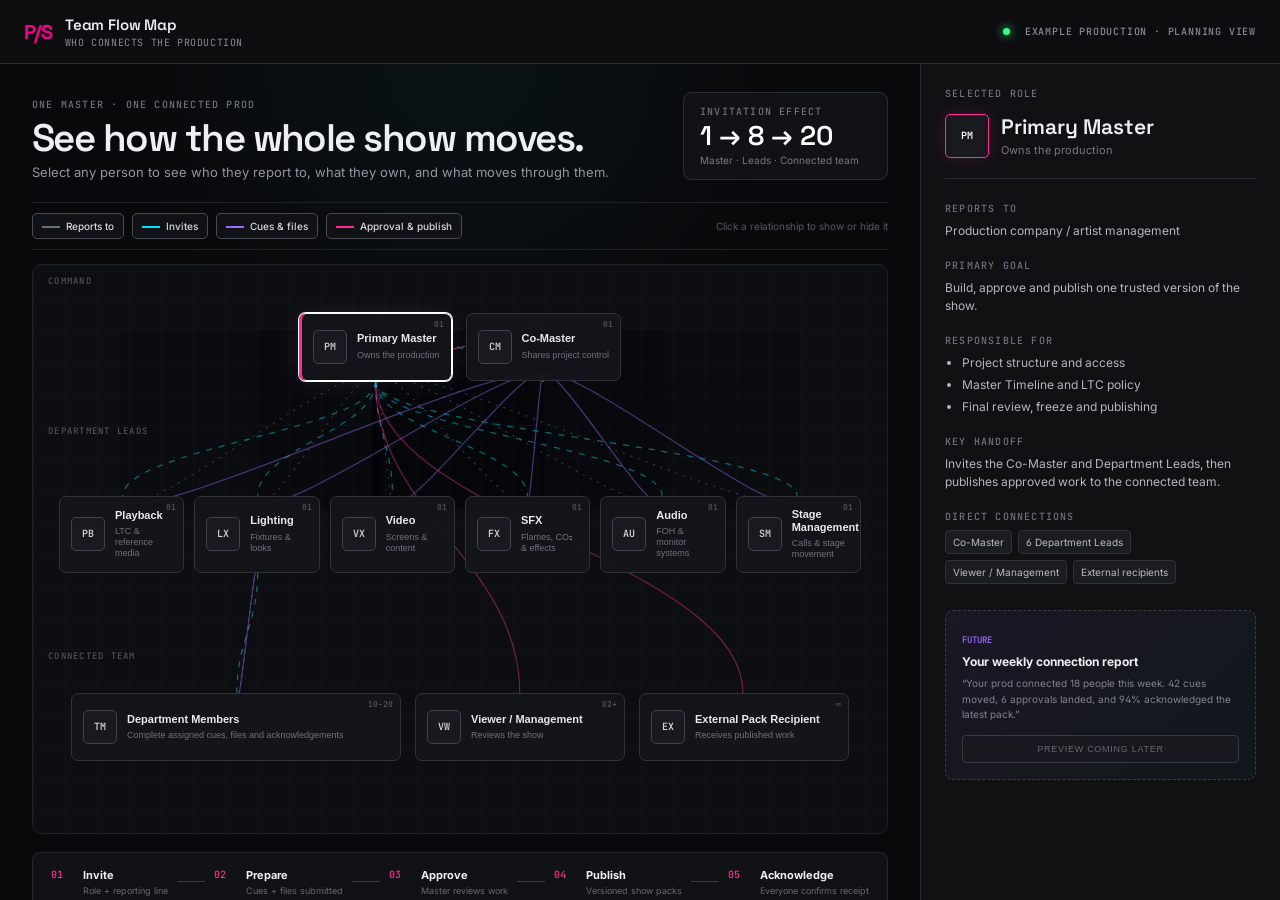
<file: index.html>
<!doctype html>
<html lang="en">
<head>
  <meta charset="utf-8" />
  <meta name="viewport" content="width=device-width, initial-scale=1" />
  <meta name="theme-color" content="#09090b" />
  <title>ProdScript · Team Flow Map</title>
  <link rel="preconnect" href="https://fonts.googleapis.com">
  <link rel="preconnect" href="https://fonts.gstatic.com" crossorigin>
  <link href="https://fonts.googleapis.com/css2?family=Inter:wght@400;500;600&family=Space+Grotesk:wght@500;600;700&family=JetBrains+Mono:wght@400;500&display=swap" rel="stylesheet">
  <link rel="stylesheet" href="/styles.css" />
</head>
<body class="team-map-page">
  <header class="flow-topbar">
    <div class="brand">
      <span class="brand-mark">P/S</span>
      <div class="brand-txt">
        <div class="brand-title">Team Flow Map</div>
        <div class="brand-sub">Who connects the production</div>
      </div>
    </div>
    <div class="flow-status"><span></span> Example production · planning view</div>
  </header>

  <main class="flow-shell">
    <section class="flow-workspace" aria-label="Interactive production team map">
      <div class="flow-intro">
        <div>
          <div class="eyebrow">ONE MASTER · ONE CONNECTED PROD</div>
          <h1>See how the whole show moves.</h1>
          <p>Select any person to see who they report to, what they own, and what moves through them.</p>
        </div>
        <div class="k-factor">
          <span class="k-label">INVITATION EFFECT</span>
          <strong>1 → 8 → 20</strong>
          <span>Master · Leads · Connected team</span>
        </div>
      </div>

      <div class="flow-legend" aria-label="Connection legend">
        <button class="legend-toggle active" data-flow="report"><i class="line report"></i>Reports to</button>
        <button class="legend-toggle active" data-flow="invite"><i class="line invite"></i>Invites</button>
        <button class="legend-toggle active" data-flow="work"><i class="line work"></i>Cues & files</button>
        <button class="legend-toggle active" data-flow="approval"><i class="line approval"></i>Approval & publish</button>
        <span class="legend-help">Click a relationship to show or hide it</span>
      </div>

      <div id="flow-canvas" class="flow-canvas">
        <svg id="flow-lines" aria-hidden="true"></svg>
        <div class="flow-tier tier-command">
          <div class="tier-label">COMMAND</div>
          <button class="person-card primary selected" data-role="primary-master">
            <span class="person-icon">PM</span><span><strong>Primary Master</strong><small>Owns the production</small></span><b>01</b>
          </button>
          <button class="person-card" data-role="co-master">
            <span class="person-icon">CM</span><span><strong>Co-Master</strong><small>Shares project control</small></span><b>01</b>
          </button>
        </div>

        <div class="flow-tier tier-leads">
          <div class="tier-label">DEPARTMENT LEADS</div>
          <div class="lead-grid">
            <button class="person-card" data-role="playback"><span class="person-icon">PB</span><span><strong>Playback</strong><small>LTC & reference media</small></span><b>01</b></button>
            <button class="person-card" data-role="lighting"><span class="person-icon">LX</span><span><strong>Lighting</strong><small>Fixtures & looks</small></span><b>01</b></button>
            <button class="person-card" data-role="video"><span class="person-icon">VX</span><span><strong>Video</strong><small>Screens & content</small></span><b>01</b></button>
            <button class="person-card" data-role="sfx"><span class="person-icon">FX</span><span><strong>SFX</strong><small>Flames, CO₂ & effects</small></span><b>01</b></button>
            <button class="person-card" data-role="audio"><span class="person-icon">AU</span><span><strong>Audio</strong><small>FOH & monitor systems</small></span><b>01</b></button>
            <button class="person-card" data-role="stage"><span class="person-icon">SM</span><span><strong>Stage Management</strong><small>Calls & stage movement</small></span><b>01</b></button>
          </div>
        </div>

        <div class="flow-tier tier-team">
          <div class="tier-label">CONNECTED TEAM</div>
          <button class="person-card wide" data-role="members"><span class="person-icon">TM</span><span><strong>Department Members</strong><small>Complete assigned cues, files and acknowledgements</small></span><b>10–20</b></button>
          <button class="person-card" data-role="viewer"><span class="person-icon">VW</span><span><strong>Viewer / Management</strong><small>Reviews the show</small></span><b>02+</b></button>
          <button class="person-card" data-role="recipient"><span class="person-icon">EX</span><span><strong>External Pack Recipient</strong><small>Receives published work</small></span><b>∞</b></button>
        </div>
      </div>

      <div class="flow-sequence" aria-label="Production handoff sequence">
        <div><span>01</span><strong>Invite</strong><small>Role + reporting line</small></div><i></i>
        <div><span>02</span><strong>Prepare</strong><small>Cues + files submitted</small></div><i></i>
        <div><span>03</span><strong>Approve</strong><small>Master reviews work</small></div><i></i>
        <div><span>04</span><strong>Publish</strong><small>Versioned show packs</small></div><i></i>
        <div><span>05</span><strong>Acknowledge</strong><small>Everyone confirms receipt</small></div>
      </div>
    </section>

    <aside class="role-panel" aria-live="polite">
      <div class="panel-kicker">SELECTED ROLE</div>
      <div class="role-head"><span id="detail-icon">PM</span><div><h2 id="detail-title">Primary Master</h2><p id="detail-subtitle">Owns the production</p></div></div>
      <div class="detail-block"><label>REPORTS TO</label><p id="detail-reports">Production company / artist management</p></div>
      <div class="detail-block"><label>PRIMARY GOAL</label><p id="detail-goal">Build, approve and publish one trusted version of the show.</p></div>
      <div class="detail-block"><label>RESPONSIBLE FOR</label><ul id="detail-owns"></ul></div>
      <div class="detail-block"><label>KEY HANDOFF</label><p id="detail-handoff"></p></div>
      <div class="detail-block connections"><label>DIRECT CONNECTIONS</label><div id="detail-connections"></div></div>
      <div class="future-card">
        <span>FUTURE</span>
        <strong>Your weekly connection report</strong>
        <p>“Your prod connected 18 people this week. 42 cues moved, 6 approvals landed, and 94% acknowledged the latest pack.”</p>
        <button disabled>Preview coming later</button>
      </div>
    </aside>
  </main>

  <script src="/team-flow.js"></script>
</body>
</html>
</file>
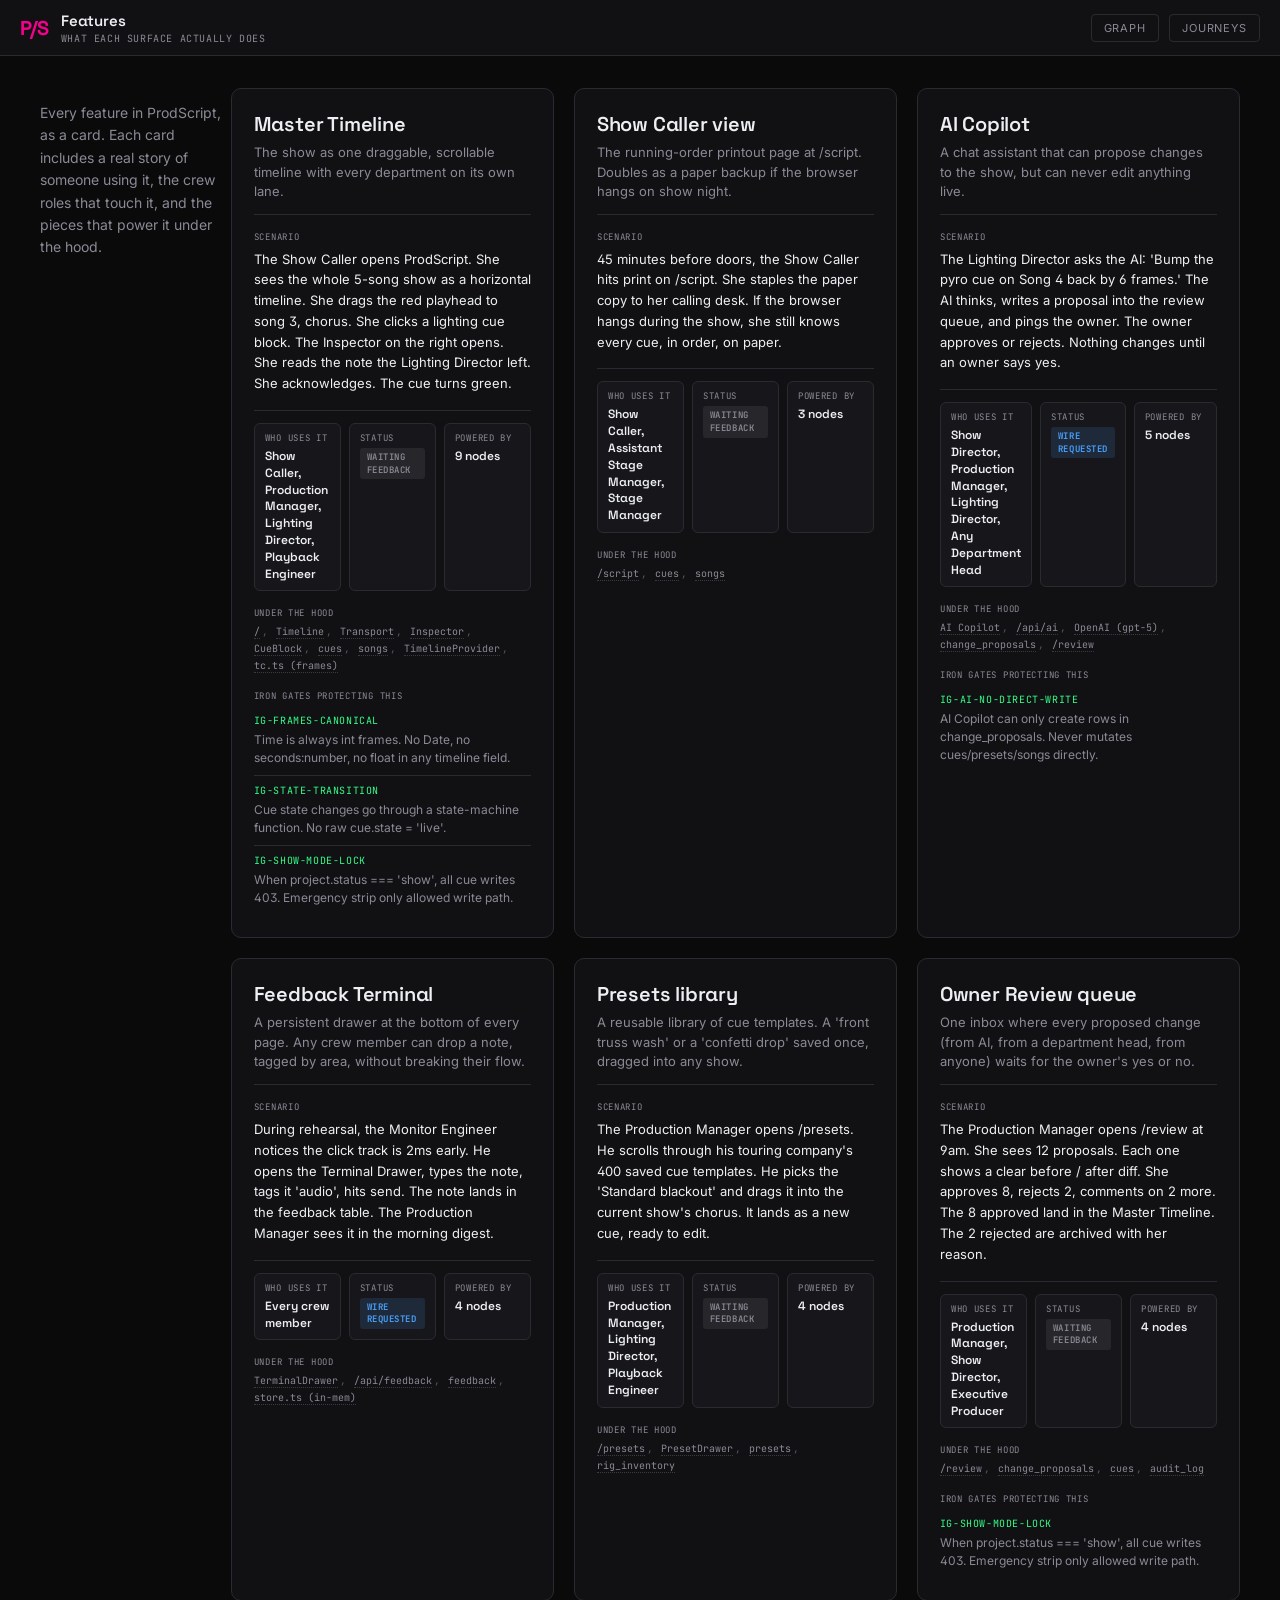
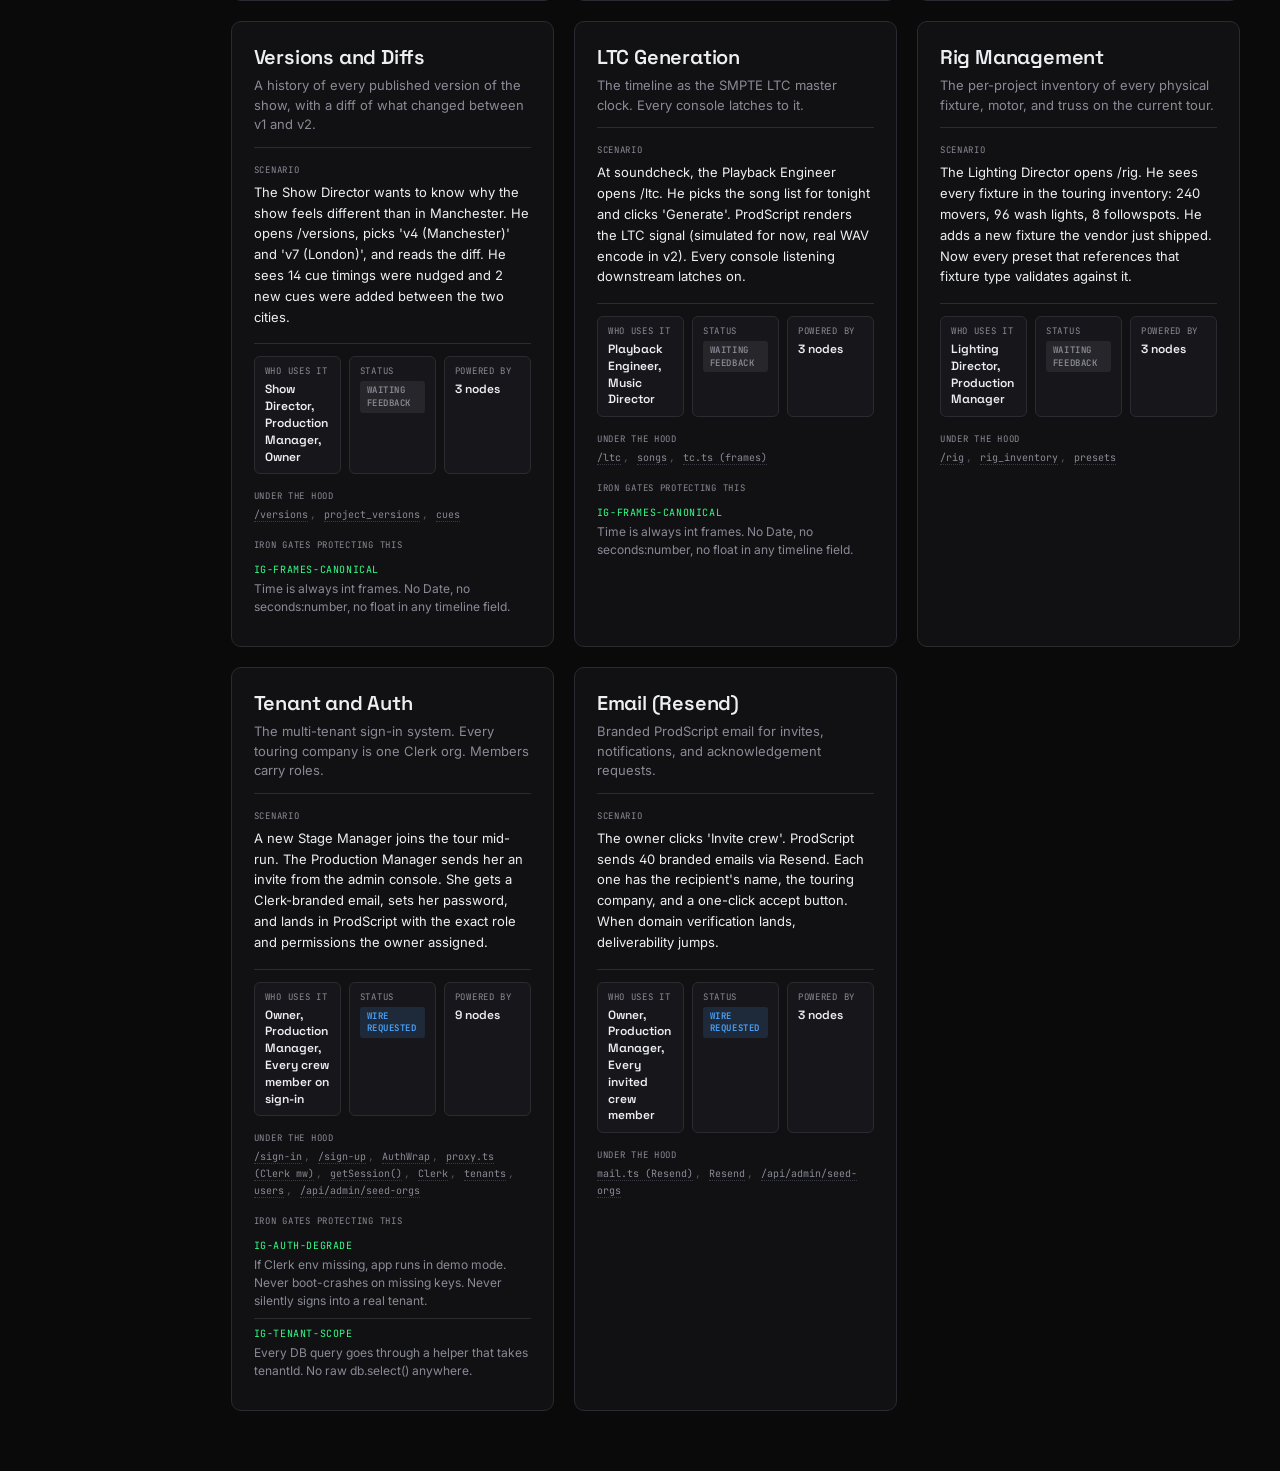
<file: features/index.html>
<!doctype html>
<html lang="en">
<head>
  <meta charset="utf-8" />
  <meta name="viewport" content="width=device-width, initial-scale=1" />
  <title>ProdScript · Features</title>
  <link rel="preconnect" href="https://fonts.googleapis.com">
  <link rel="preconnect" href="https://fonts.gstatic.com" crossorigin>
  <link href="https://fonts.googleapis.com/css2?family=Inter:wght@400;500;600&family=Space+Grotesk:wght@500;600;700&family=JetBrains+Mono:wght@400;500&display=swap" rel="stylesheet">
  <link rel="stylesheet" href="/styles.css" />
</head>
<body class="scrollable">
  <header id="topbar">
    <a class="brand" href="/" style="text-decoration:none;color:inherit;">
      <span class="brand-mark">P/S</span>
      <div class="brand-txt">
        <div class="brand-title">Features</div>
        <div class="brand-sub">what each surface actually does</div>
      </div>
    </a>
    <div class="filters"></div>
    <div class="rightbar">
      <a class="btn-link" href="/graph/">GRAPH</a>
      <a class="btn-link" href="/journeys/">JOURNEYS</a>
    </div>
  </header>

  <main class="features-main">
    <div class="features-intro">
      <p>Every feature in ProdScript, as a card. Each card includes a real story of someone using it, the crew roles that touch it, and the pieces that power it under the hood.</p>
    </div>
    <div class="features-grid" id="features-grid"></div>
  </main>

  <script>
    (async () => {
      const [featRes, mapRes] = await Promise.all([
        fetch("/features.json", { cache: "no-store" }),
        fetch("/system-map.json", { cache: "no-store" }),
      ]);
      if (!featRes.ok) throw new Error("features " + featRes.status);
      if (!mapRes.ok) throw new Error("map " + mapRes.status);
      const feat = await featRes.json();
      const map = await mapRes.json();

      const labelById = {};
      for (const n of map.nodes) labelById[n.id] = n.label;

      const igById = {};
      for (const g of map.ironGates) igById[g.id] = g.rule;

      const soMeta = map.legend.signoff;

      const grid = document.getElementById("features-grid");

      for (const f of feat.features) {
        const card = document.createElement("article");
        card.className = "feature-card";
        card.setAttribute("data-testid", "feature-card");

        const nodeLinks = (f.nodes || [])
          .map((nid) => {
            const label = labelById[nid] || nid;
            return `<a class="feature-node" href="/graph/?node=${encodeURIComponent(nid)}" title="${nid}">${label}</a>`;
          })
          .join("<span class='sep'>,</span> ");

        const gates = (f.ironGates || [])
          .map((gid) => {
            const rule = igById[gid] || "(rule text missing)";
            return `<li><div class="ig-id">${gid}</div><div class="ig-rule">${rule}</div></li>`;
          })
          .join("");

        const so = soMeta[f.status] || { label: f.status, color: "#8a8a96" };
        const roles = (f.whoUses || []).join(", ");

        card.innerHTML = `
          <header class="feature-head">
            <h2 class="feature-name">${f.name}</h2>
            <div class="feature-oneline">${f.oneLine}</div>
          </header>

          <section class="feature-scenario">
            <div class="feature-label">Scenario</div>
            <p>${f.scenario}</p>
          </section>

          <div class="feature-stats">
            <div class="stat">
              <div class="feature-label">Who uses it</div>
              <div class="stat-value">${roles}</div>
            </div>
            <div class="stat">
              <div class="feature-label">Status</div>
              <div class="stat-value">
                <span class="signoff-pill" style="background:${so.color}22;color:${so.color};">${so.label}</span>
              </div>
            </div>
            <div class="stat">
              <div class="feature-label">Powered by</div>
              <div class="stat-value">${(f.nodes || []).length} nodes</div>
            </div>
          </div>

          <section class="feature-nodes">
            <div class="feature-label">Under the hood</div>
            <div class="feature-nodes-list">${nodeLinks || "(none)"}</div>
          </section>

          ${gates ? `
          <section class="feature-gates">
            <div class="feature-label">Iron Gates protecting this</div>
            <ul class="ig-list">${gates}</ul>
          </section>
          ` : ""}
        `;

        grid.appendChild(card);
      }
    })().catch((e) => {
      console.error(e);
      const c = document.getElementById("features-grid");
      c.innerHTML = `<div style="color:var(--danger);padding:24px;">Failed to load features: ${e.message}</div>`;
    });
  </script>
</body>
</html>
</file>
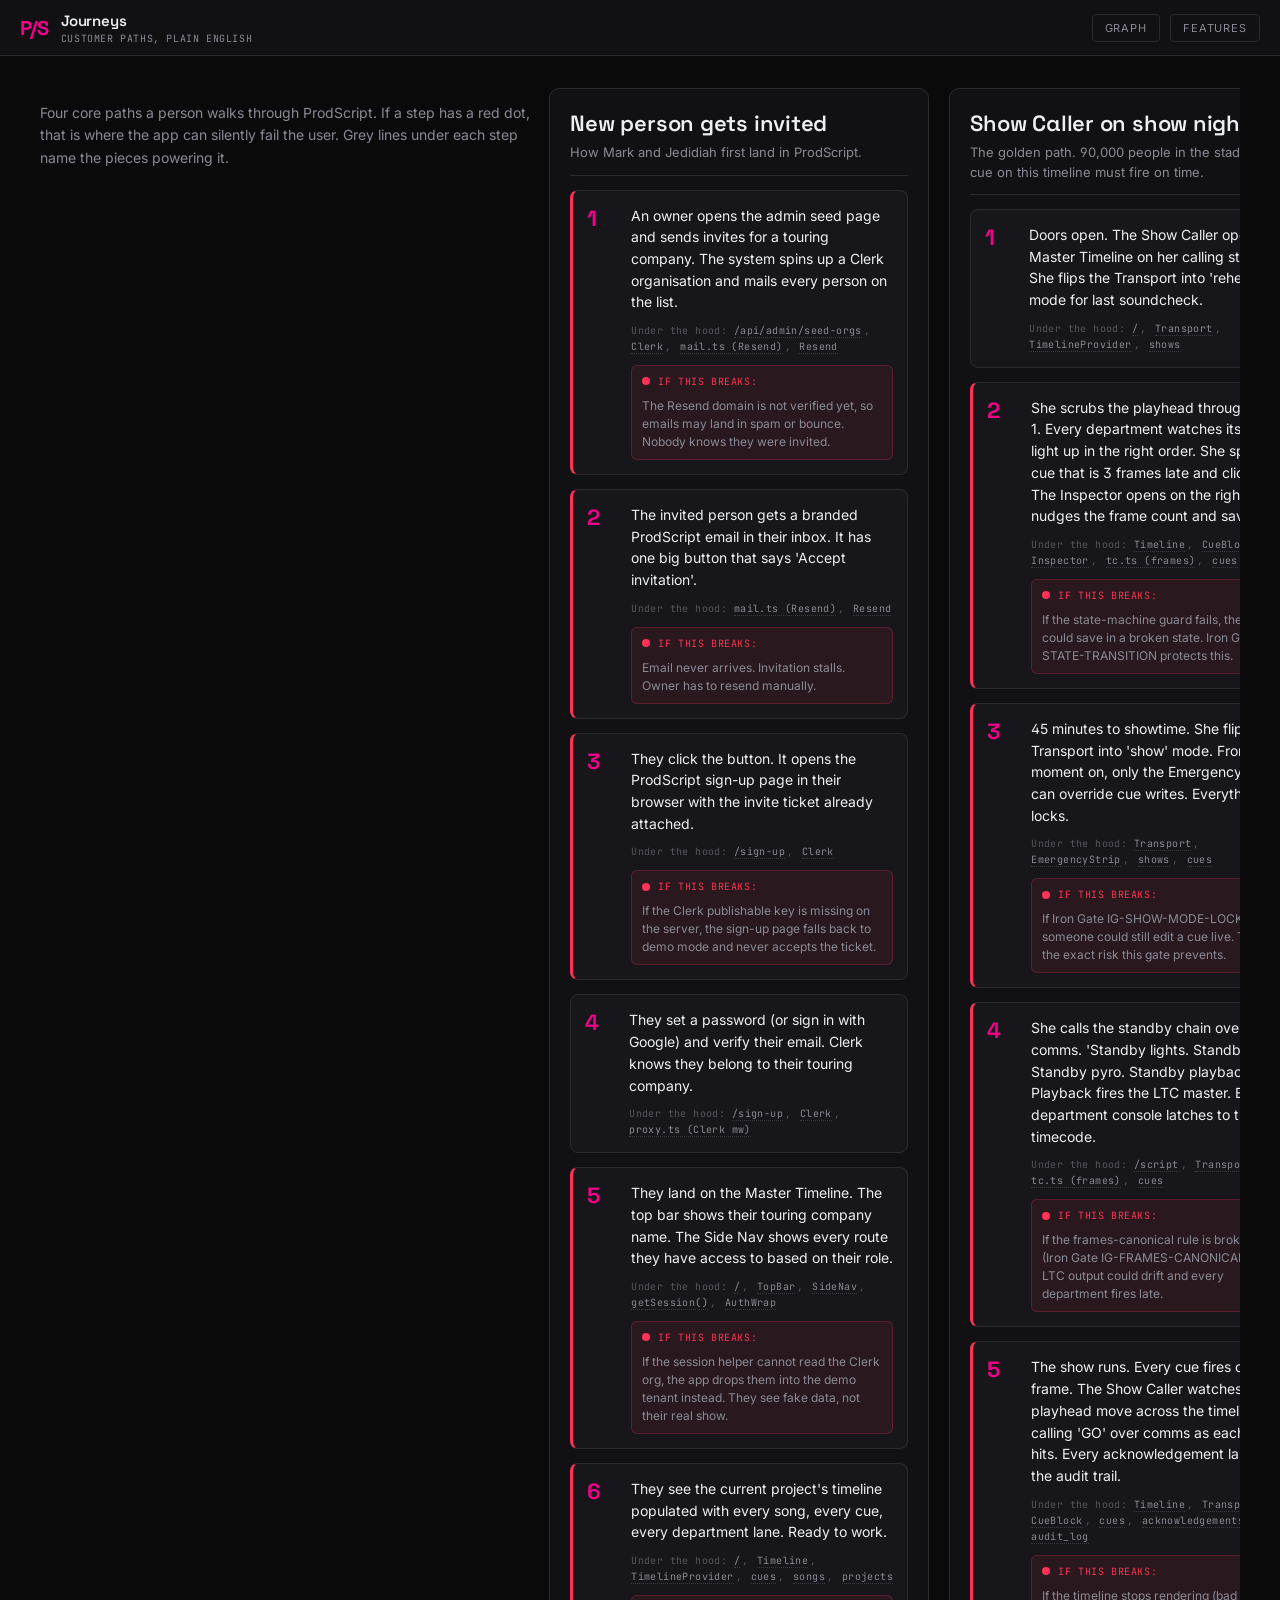
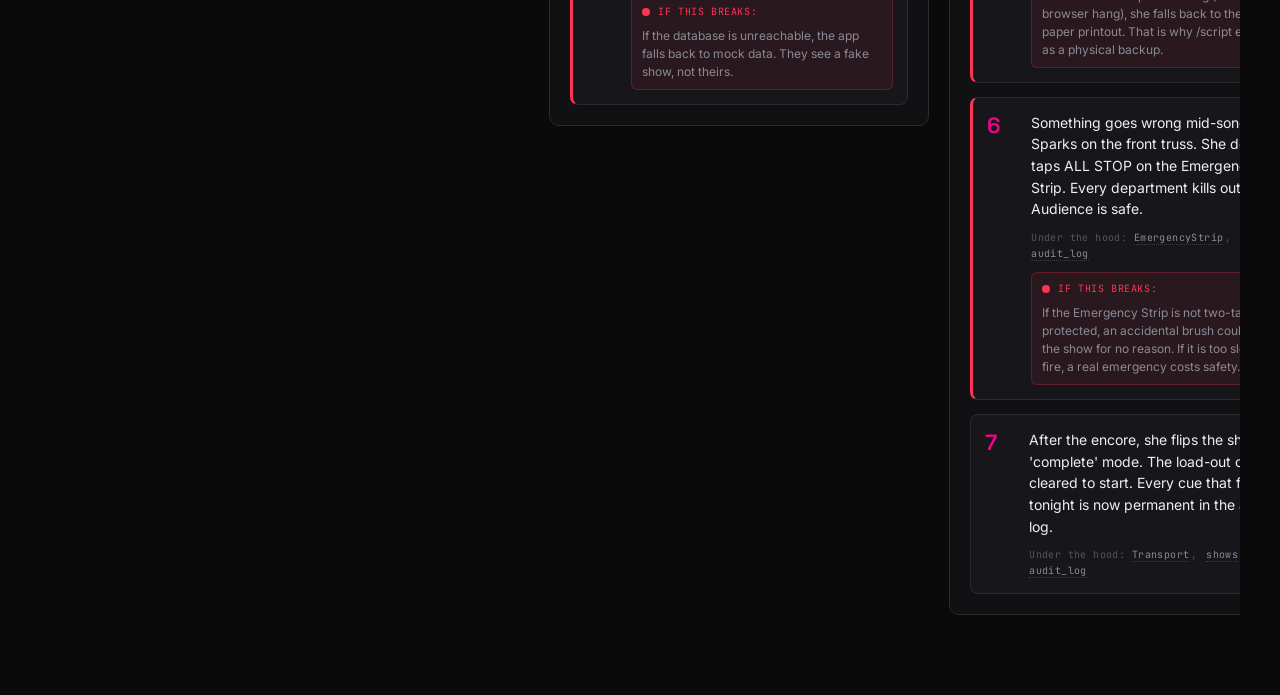
<file: journeys/index.html>
<!doctype html>
<html lang="en">
<head>
  <meta charset="utf-8" />
  <meta name="viewport" content="width=device-width, initial-scale=1" />
  <title>ProdScript · Journeys</title>
  <link rel="preconnect" href="https://fonts.googleapis.com">
  <link rel="preconnect" href="https://fonts.gstatic.com" crossorigin>
  <link href="https://fonts.googleapis.com/css2?family=Inter:wght@400;500;600&family=Space+Grotesk:wght@500;600;700&family=JetBrains+Mono:wght@400;500&display=swap" rel="stylesheet">
  <link rel="stylesheet" href="/styles.css" />
</head>
<body class="scrollable">
  <header id="topbar">
    <a class="brand" href="/" style="text-decoration:none;color:inherit;">
      <span class="brand-mark">P/S</span>
      <div class="brand-txt">
        <div class="brand-title">Journeys</div>
        <div class="brand-sub">customer paths, plain english</div>
      </div>
    </a>
    <div class="filters"></div>
    <div class="rightbar">
      <a class="btn-link" href="/graph/">GRAPH</a>
      <a class="btn-link" href="/features/">FEATURES</a>
    </div>
  </header>

  <main class="journeys-main">
    <div class="journeys-intro">
      <p>Four core paths a person walks through ProdScript. If a step has a red dot, that is where the app can silently fail the user. Grey lines under each step name the pieces powering it.</p>
    </div>
    <div class="journeys-scroll">
      <div class="journeys-columns" id="journeys-columns"></div>
    </div>
  </main>

  <script>
    (async () => {
      const [jrnRes, mapRes] = await Promise.all([
        fetch("/journeys.json", { cache: "no-store" }),
        fetch("/system-map.json", { cache: "no-store" }),
      ]);
      if (!jrnRes.ok) throw new Error("journeys " + jrnRes.status);
      if (!mapRes.ok) throw new Error("map " + mapRes.status);
      const jrn = await jrnRes.json();
      const map = await mapRes.json();

      const labelById = {};
      for (const n of map.nodes) labelById[n.id] = n.label;

      const container = document.getElementById("journeys-columns");

      for (const j of jrn.journeys) {
        const col = document.createElement("section");
        col.className = "journey-col";
        col.setAttribute("data-testid", "journey-col");

        const head = document.createElement("header");
        head.className = "journey-head";
        head.innerHTML = `
          <div class="journey-title">${j.title}</div>
          <div class="journey-purpose">${j.purpose}</div>
        `;
        col.appendChild(head);

        for (const step of j.steps) {
          const el = document.createElement("article");
          el.className = "journey-step" + (step.canFail ? " can-fail" : "");
          el.setAttribute("data-testid", "journey-step");

          const nodeLinks = (step.nodes || [])
            .map((nid) => {
              const label = labelById[nid] || nid;
              return `<a class="journey-node" href="/graph/?node=${encodeURIComponent(nid)}" title="${nid}">${label}</a>`;
            })
            .join("<span class='sep'>,</span> ");

          el.innerHTML = `
            <div class="step-n">${step.n}</div>
            <div class="step-body">
              <div class="step-action">${step.action}</div>
              <div class="step-under">Under the hood: ${nodeLinks || "(no nodes tagged yet)"}</div>
              ${step.canFail ? `
                <div class="step-fail">
                  <span class="fail-dot"></span>
                  <span class="fail-label">If this breaks:</span>
                  <span class="fail-text">${step.ifBreaks}</span>
                </div>
              ` : ""}
            </div>
          `;
          col.appendChild(el);
        }

        container.appendChild(col);
      }
    })().catch((e) => {
      console.error(e);
      const c = document.getElementById("journeys-columns");
      c.innerHTML = `<div style="color:var(--danger);padding:24px;">Failed to load journeys: ${e.message}</div>`;
    });
  </script>
</body>
</html>
</file>
<file: styles.css>
:root {
  --bg-abyss: #0a0a0b;
  --bg-panel: #111114;
  --bg-card: #17171b;
  --bg-elev: #1e1e23;
  --ink: #edeff2;
  --ink-muted: #8a8a96;
  --ink-dim: #55555f;
  --hairline: #2a2a31;
  --hairline-strong: #3a3a44;
  --accent: #f5008c;
  --phosphor: #33ff88;
  --amber: #ffb020;
  --danger: #ff3355;
  --info: #4aa3ff;
}

* { box-sizing: border-box; }

html, body {
  margin: 0;
  padding: 0;
  height: 100%;
  background: var(--bg-abyss);
  color: var(--ink);
  font-family: "Inter", ui-sans-serif, system-ui, sans-serif;
  overflow: hidden;
  font-feature-settings: "ss01";
}

body {
  display: flex;
  flex-direction: column;
}

#topbar {
  height: 56px;
  border-bottom: 1px solid var(--hairline);
  background: var(--bg-panel);
  display: flex;
  align-items: center;
  padding: 0 20px;
  gap: 24px;
  flex-shrink: 0;
}

.brand {
  display: flex;
  align-items: center;
  gap: 12px;
}
.brand-mark {
  font-family: "Space Grotesk", sans-serif;
  font-weight: 700;
  color: var(--accent);
  font-size: 20px;
  letter-spacing: -0.02em;
}
.brand-title {
  font-family: "Space Grotesk", sans-serif;
  font-weight: 600;
  font-size: 15px;
  letter-spacing: -0.01em;
}
.brand-sub {
  font-family: "JetBrains Mono", monospace;
  font-size: 10px;
  color: var(--ink-muted);
  letter-spacing: 0.06em;
  text-transform: uppercase;
  margin-top: 2px;
}

/* Team Flow Map */
.team-map-page { overflow: hidden; min-height: 100vh; background:#09090b; }
.flow-topbar { height:64px; display:flex; align-items:center; justify-content:space-between; padding:0 24px; border-bottom:1px solid var(--hairline); background:rgba(14,14,17,.96); flex:none; }
.flow-status { font:500 10px/1 "JetBrains Mono",monospace; color:var(--ink-muted); letter-spacing:.08em; text-transform:uppercase; }
.flow-status span { display:inline-block; width:7px; height:7px; border-radius:50%; background:var(--phosphor); box-shadow:0 0 10px var(--phosphor); margin-right:8px; }
.flow-shell { display:grid; grid-template-columns:minmax(720px,1fr) 360px; height:calc(100vh - 64px); min-height:0; }
.flow-workspace { overflow:auto; padding:28px 32px 36px; background:radial-gradient(circle at 50% 0,rgba(0,229,255,.045),transparent 36%),#09090b; }
.flow-intro { display:flex; justify-content:space-between; gap:28px; align-items:flex-end; max-width:1180px; margin:auto; }
.eyebrow,.panel-kicker,.detail-block label,.k-label { font:500 10px/1.2 "JetBrains Mono",monospace; letter-spacing:.12em; color:#6f7180; }
.flow-intro h1 { margin:8px 0 6px; font:600 clamp(26px,3vw,42px)/1 "Space Grotesk",sans-serif; letter-spacing:-.04em; }
.flow-intro p { margin:0; color:#93949f; font-size:13px; }
.k-factor { padding:13px 16px; min-width:205px; border:1px solid #2b2d34; background:#111216; border-radius:8px; display:grid; gap:3px; }
.k-factor strong { font:600 27px/1.1 "Space Grotesk",sans-serif; color:#fff; }
.k-factor > span:last-child { color:#777985; font-size:10px; }
.flow-legend { max-width:1180px; margin:22px auto 0; display:flex; align-items:center; gap:8px; flex-wrap:wrap; padding:10px 0; border-block:1px solid #202126; }
.legend-toggle { border:1px solid #2b2d34; background:#111216; color:#666975; padding:7px 9px; border-radius:5px; font:500 10px/1 "Inter",sans-serif; cursor:pointer; }
.legend-toggle.active { color:#d9dbe2; border-color:#484b55; }
.legend-toggle .line { display:inline-block; width:18px; height:2px; margin-right:6px; vertical-align:middle; background:#667085; }
.legend-toggle .invite { background:#00e5ff; } .legend-toggle .work { background:#9b6cff; } .legend-toggle .approval { background:#ff2d96; }
.legend-help { margin-left:auto; color:#555763; font-size:10px; }
.flow-canvas { max-width:1180px; margin:14px auto 0; min-height:570px; position:relative; border:1px solid #202126; border-radius:10px; overflow:hidden; background:linear-gradient(rgba(255,255,255,.018) 1px,transparent 1px),linear-gradient(90deg,rgba(255,255,255,.018) 1px,transparent 1px),#0d0e11; background-size:32px 32px; }
#flow-lines { position:absolute; inset:0; width:100%; height:100%; overflow:visible; pointer-events:none; z-index:0; }
.flow-edge { fill:none; stroke-width:1.25; opacity:.43; vector-effect:non-scaling-stroke; }
.flow-tier { position:relative; z-index:1; display:flex; justify-content:center; align-items:center; gap:14px; padding:34px 26px 20px; }
.tier-command { min-height:150px; }.tier-leads { min-height:225px; }.tier-team { min-height:175px; padding-bottom:34px; }
.tier-label { position:absolute; top:12px; left:15px; font:500 9px/1 "JetBrains Mono",monospace; color:#50525c; letter-spacing:.14em; }
.lead-grid { width:100%; display:grid; grid-template-columns:repeat(6,1fr); gap:10px; }
.person-card { min-width:0; min-height:68px; position:relative; display:flex; align-items:center; gap:10px; text-align:left; padding:11px; color:#e8e9ed; background:rgba(20,21,25,.96); border:1px solid #30323a; border-radius:7px; cursor:pointer; transition:transform .12s,border-color .12s,box-shadow .12s; }
.person-card:hover { transform:translateY(-2px); border-color:#727581; }
.person-card.selected { border-color:#fff; box-shadow:0 0 0 1px #fff,0 0 24px rgba(255,255,255,.08); }
.person-card.primary { border-left:3px solid #ff2d96; }
.person-icon,.role-head>span { width:34px; height:34px; display:grid; place-items:center; flex:none; border:1px solid #41444e; color:#cfd1d8; background:#191a1f; border-radius:5px; font:600 10px/1 "JetBrains Mono",monospace; }
.person-card strong { display:block; font-size:11px; line-height:1.2; }.person-card small { display:block; color:#6f7180; font-size:9px; line-height:1.25; margin-top:4px; }
.person-card b { position:absolute; right:7px; top:6px; color:#555863; font:500 8px/1 "JetBrains Mono",monospace; }
.tier-team .person-card { width:210px; }.tier-team .wide { width:330px; }
.flow-sequence { max-width:1180px; margin:18px auto 0; border:1px solid #25262c; border-radius:8px; background:#111216; padding:15px 18px; display:flex; align-items:center; justify-content:space-between; }
.flow-sequence div { display:grid; grid-template-columns:24px auto; column-gap:8px; }.flow-sequence span { grid-row:1/3; color:#ff2d96; font:500 10px "JetBrains Mono",monospace; }.flow-sequence strong { font-size:11px; }.flow-sequence small { font-size:9px; color:#656773; margin-top:3px; }.flow-sequence i { width:28px; height:1px; background:#383a42; }
.role-panel { overflow:auto; border-left:1px solid var(--hairline); background:#111114; padding:24px; }
.role-head { display:flex; align-items:center; gap:12px; margin:14px 0 24px; padding-bottom:20px; border-bottom:1px solid #292a31; }.role-head>span { width:44px;height:44px;border-color:#ff2d96;color:#fff;box-shadow:0 0 16px rgba(255,45,150,.16);}.role-head h2 { margin:0; font:600 21px/1.15 "Space Grotesk",sans-serif; }.role-head p { margin:4px 0 0; color:#757783; font-size:11px; }
.detail-block { margin:0 0 20px; }.detail-block label { display:block; margin-bottom:7px; }.detail-block p,.detail-block li { color:#b4b6bf; font-size:12px; line-height:1.5; }.detail-block p { margin:0; }.detail-block ul { margin:0; padding-left:17px; }.detail-block li+li { margin-top:4px; }
.connections div { display:flex; flex-wrap:wrap; gap:6px; }.connections span { color:#b9bbc4; background:#1b1c21; border:1px solid #30323a; border-radius:4px; padding:5px 7px; font-size:10px; }
.future-card { margin-top:26px; padding:16px; border:1px dashed #3a3c45; border-radius:8px; background:linear-gradient(135deg,rgba(155,108,255,.08),rgba(0,229,255,.03)); }.future-card>span { color:#9b6cff; font:500 9px "JetBrains Mono",monospace; }.future-card strong { display:block; margin:7px 0; font-size:12px; }.future-card p { margin:0; color:#81838e; font-size:10px; line-height:1.55; }.future-card button { width:100%; margin-top:12px; border:1px solid #353741; border-radius:4px; background:#18191e; color:#666874; padding:8px; font-size:9px; text-transform:uppercase; letter-spacing:.08em; }
@media (max-width:1050px) { .flow-shell{grid-template-columns:1fr 320px}.lead-grid{grid-template-columns:repeat(3,1fr)}.flow-canvas{min-height:720px}.tier-leads{min-height:380px}.flow-sequence{display:grid;grid-template-columns:1fr 1fr;gap:14px}.flow-sequence i{display:none} }
@media (max-width:760px) { .team-map-page{overflow:auto}.flow-shell{display:block;height:auto}.flow-workspace{padding:20px 14px}.role-panel{border:0;border-top:1px solid #292a31}.flow-intro{align-items:stretch;flex-direction:column}.lead-grid{grid-template-columns:1fr 1fr}.flow-canvas{min-height:1000px}.tier-command,.tier-team{flex-wrap:wrap}.tier-leads{min-height:570px}.tier-team{min-height:310px}.tier-team .person-card,.tier-team .wide{width:100%}.flow-status{display:none}.legend-help{display:none} }

.filters {
  display: flex;
  gap: 6px;
  flex-wrap: wrap;
  flex: 1;
}
.filter-chip {
  background: transparent;
  border: 1px solid var(--hairline);
  color: var(--ink-muted);
  font-size: 11px;
  padding: 4px 10px;
  border-radius: 4px;
  cursor: pointer;
  font-family: inherit;
  letter-spacing: 0.02em;
  transition: all 120ms;
}
.filter-chip:hover { color: var(--ink); border-color: var(--ink-muted); }
.filter-chip.active {
  color: var(--ink);
  border-color: var(--accent);
  background: rgba(245, 0, 140, 0.1);
}
.filter-chip .dot {
  display: inline-block;
  width: 8px;
  height: 8px;
  border-radius: 2px;
  margin-right: 5px;
  vertical-align: middle;
}

.rightbar {
  display: flex;
  align-items: center;
  gap: 10px;
}
.hint {
  font-size: 11px;
  color: var(--ink-dim);
  margin-right: 4px;
}
#topbar button, .btn-link {
  background: transparent;
  border: 1px solid var(--hairline);
  color: var(--ink-muted);
  font-size: 11px;
  letter-spacing: 0.08em;
  padding: 6px 12px;
  border-radius: 4px;
  cursor: pointer;
  font-family: inherit;
  text-decoration: none;
  transition: all 120ms;
}
#topbar button:hover, .btn-link:hover {
  color: var(--ink);
  border-color: var(--accent);
}

main {
  flex: 1;
  min-height: 0;
  display: flex;
}

#cy {
  flex: 1;
  min-width: 0;
  background:
    radial-gradient(circle at 25% 25%, rgba(245, 0, 140, 0.03), transparent 40%),
    radial-gradient(circle at 75% 60%, rgba(51, 255, 136, 0.02), transparent 40%),
    var(--bg-abyss);
}

#panel {
  width: 380px;
  flex-shrink: 0;
  background: var(--bg-panel);
  border-left: 1px solid var(--hairline);
  overflow-y: auto;
  display: flex;
  flex-direction: column;
}

#panel-empty {
  padding: 24px;
}
.empty-title {
  font-family: "Space Grotesk", sans-serif;
  font-weight: 600;
  font-size: 14px;
  color: var(--ink);
  letter-spacing: 0.02em;
  text-transform: uppercase;
}
.empty-body {
  margin-top: 12px;
  color: var(--ink-muted);
  font-size: 13px;
  line-height: 1.55;
}
.empty-body strong {
  color: var(--ink);
  font-weight: 500;
}
.stats {
  margin-top: 24px;
  padding-top: 20px;
  border-top: 1px solid var(--hairline);
  display: grid;
  grid-template-columns: 1fr 1fr;
  gap: 12px;
}
.stat-item {
  background: var(--bg-card);
  border: 1px solid var(--hairline);
  padding: 12px;
  border-radius: 6px;
}
.stat-value {
  font-family: "Space Grotesk", sans-serif;
  font-size: 22px;
  font-weight: 600;
}
.stat-label {
  font-family: "JetBrains Mono", monospace;
  font-size: 9px;
  color: var(--ink-muted);
  letter-spacing: 0.06em;
  text-transform: uppercase;
  margin-top: 4px;
}

#panel-content {
  padding: 0;
}
.panel-head {
  padding: 20px 24px;
  border-bottom: 1px solid var(--hairline);
  background: var(--bg-card);
}
.node-cat {
  font-family: "JetBrains Mono", monospace;
  font-size: 10px;
  letter-spacing: 0.08em;
  text-transform: uppercase;
  color: var(--ink-muted);
  display: inline-flex;
  align-items: center;
  gap: 6px;
}
.node-cat::before {
  content: "";
  width: 8px;
  height: 8px;
  border-radius: 2px;
  background: currentColor;
}
#node-label {
  font-family: "Space Grotesk", sans-serif;
  font-size: 22px;
  font-weight: 600;
  margin: 6px 0 4px;
  color: var(--ink);
  letter-spacing: -0.01em;
  word-break: break-all;
}
.node-sub {
  font-family: "JetBrains Mono", monospace;
  font-size: 11px;
  color: var(--ink-dim);
}
.node-notes {
  margin-top: 12px;
  font-size: 13px;
  color: var(--ink-muted);
  line-height: 1.55;
}
.node-signoff {
  margin-top: 12px;
  display: inline-block;
  font-family: "JetBrains Mono", monospace;
  font-size: 10px;
  padding: 3px 8px;
  border-radius: 3px;
  letter-spacing: 0.06em;
}

.panel-section {
  padding: 16px 24px;
  border-bottom: 1px solid var(--hairline);
}
.panel-section h3 {
  font-family: "JetBrains Mono", monospace;
  font-size: 10px;
  color: var(--ink-muted);
  letter-spacing: 0.08em;
  text-transform: uppercase;
  margin: 0 0 10px;
  font-weight: 500;
}

.metric-row {
  display: grid;
  grid-template-columns: 1fr 1fr;
  gap: 8px;
}
.metric {
  background: var(--bg-card);
  border: 1px solid var(--hairline);
  border-radius: 5px;
  padding: 10px 12px;
}
.metric-value {
  font-family: "Space Grotesk", sans-serif;
  font-size: 20px;
  font-weight: 600;
  display: block;
  color: var(--ink);
}
.metric-label {
  font-family: "JetBrains Mono", monospace;
  font-size: 9px;
  color: var(--ink-muted);
  letter-spacing: 0.04em;
  text-transform: uppercase;
  margin-top: 2px;
  line-height: 1.3;
  display: block;
}

.link-list, .ig-list, .check-list {
  list-style: none;
  padding: 0;
  margin: 0;
}
.link-list li {
  padding: 6px 0;
  border-bottom: 1px solid var(--hairline);
  font-size: 12px;
  color: var(--ink);
  cursor: pointer;
  display: flex;
  align-items: center;
  gap: 8px;
  transition: color 120ms;
}
.link-list li:last-child { border-bottom: none; }
.link-list li:hover { color: var(--accent); }
.link-list li .kind {
  font-family: "JetBrains Mono", monospace;
  font-size: 9px;
  color: var(--ink-dim);
  letter-spacing: 0.04em;
  text-transform: uppercase;
  margin-left: auto;
}
.link-list li .cat-dot {
  width: 6px;
  height: 6px;
  border-radius: 1px;
  flex-shrink: 0;
}
.link-list.empty::after {
  content: "None. Terminal node.";
  display: block;
  padding: 8px 0;
  color: var(--ink-dim);
  font-size: 12px;
  font-style: italic;
}

.ig-list li {
  padding: 10px 0;
  border-bottom: 1px solid var(--hairline);
}
.ig-list li:last-child { border-bottom: none; }
.ig-id {
  font-family: "JetBrains Mono", monospace;
  font-size: 10px;
  color: var(--phosphor);
  letter-spacing: 0.06em;
}
.ig-rule {
  font-size: 12px;
  color: var(--ink-muted);
  line-height: 1.5;
  margin-top: 4px;
}

.check-list li {
  padding: 6px 0 6px 16px;
  font-size: 12px;
  color: var(--ink);
  position: relative;
  line-height: 1.5;
}
.check-list li::before {
  content: "▸";
  position: absolute;
  left: 0;
  color: var(--accent);
}

.panel-actions {
  padding: 16px 24px 24px;
  display: flex;
  gap: 8px;
  flex-wrap: wrap;
}
.panel-actions button, .panel-actions .btn-link {
  flex: 1;
  min-width: 100px;
  padding: 8px 12px;
  font-size: 10px;
  letter-spacing: 0.08em;
  background: transparent;
  border: 1px solid var(--hairline);
  color: var(--ink);
  border-radius: 4px;
  cursor: pointer;
  font-family: inherit;
  text-align: center;
  text-decoration: none;
}
.panel-actions button:hover, .panel-actions .btn-link:hover {
  border-color: var(--accent);
  color: var(--accent);
}

#legend {
  position: fixed;
  bottom: 16px;
  left: 20px;
  background: rgba(17, 17, 20, 0.9);
  backdrop-filter: blur(8px);
  border: 1px solid var(--hairline);
  border-radius: 6px;
  padding: 10px 14px;
  display: flex;
  gap: 20px;
  font-size: 10px;
  color: var(--ink-muted);
  font-family: "JetBrains Mono", monospace;
  letter-spacing: 0.06em;
  z-index: 10;
}
.legend-group {
  display: flex;
  gap: 12px;
  align-items: center;
  padding-right: 20px;
  border-right: 1px solid var(--hairline);
}
.legend-group:last-child { border-right: none; }
.legend-item {
  display: flex;
  gap: 5px;
  align-items: center;
}
.legend-swatch {
  width: 10px;
  height: 10px;
  border-radius: 2px;
}
.legend-line {
  width: 20px;
  height: 2px;
}

/* ===============================================================
   Landing page (/)
   =============================================================== */
body.landing {
  overflow: auto;
}
body.landing #topbar {
  border-bottom: 1px solid var(--hairline);
}
.landing-main {
  flex: 1;
  min-height: 0;
  display: flex;
  align-items: center;
  justify-content: center;
  padding: 60px 40px;
}
.landing-grid {
  display: grid;
  grid-template-columns: repeat(3, 1fr);
  gap: 20px;
  max-width: 1200px;
  width: 100%;
}
.landing-card {
  background: var(--bg-panel);
  border: 1px solid var(--hairline);
  border-radius: 10px;
  padding: 32px 28px;
  text-decoration: none;
  color: var(--ink);
  display: flex;
  flex-direction: column;
  gap: 12px;
  transition: border-color 160ms, transform 160ms, background 160ms;
  min-height: 260px;
}
.landing-card:hover {
  border-color: var(--accent);
  background: var(--bg-card);
  transform: translateY(-2px);
}
.landing-card-tag {
  font-family: "JetBrains Mono", monospace;
  font-size: 10px;
  letter-spacing: 0.1em;
  color: var(--ink-muted);
  text-transform: uppercase;
}
.landing-card-title {
  font-family: "Space Grotesk", sans-serif;
  font-size: 38px;
  font-weight: 600;
  color: var(--ink);
  letter-spacing: -0.02em;
  line-height: 1;
}
.landing-card-body {
  color: var(--ink-muted);
  font-size: 14px;
  line-height: 1.55;
  flex: 1;
}
.landing-card-arrow {
  font-family: "JetBrains Mono", monospace;
  font-size: 11px;
  letter-spacing: 0.08em;
  color: var(--accent);
  text-transform: uppercase;
  margin-top: 8px;
}
.landing-footer {
  border-top: 1px solid var(--hairline);
  background: var(--bg-panel);
  padding: 14px 24px;
  display: flex;
  gap: 12px;
  font-family: "JetBrains Mono", monospace;
  font-size: 10px;
  color: var(--ink-muted);
  letter-spacing: 0.06em;
  text-transform: uppercase;
}
.footer-link {
  color: var(--ink-muted);
  text-decoration: none;
  transition: color 120ms;
}
.footer-link:hover { color: var(--accent); }
.footer-sep { color: var(--ink-dim); }

/* ===============================================================
   Scrollable non-graph pages (journeys, features)
   =============================================================== */
body.scrollable {
  overflow: auto;
  height: auto;
  min-height: 100vh;
}
body.scrollable #topbar {
  position: sticky;
  top: 0;
  z-index: 20;
}

/* ===============================================================
   Journeys page
   =============================================================== */
.journeys-main {
  padding: 32px 40px 60px;
}
.journeys-intro {
  max-width: 900px;
  margin: 0 auto 28px;
  color: var(--ink-muted);
  font-size: 14px;
  line-height: 1.6;
}
.journeys-scroll {
  overflow-x: auto;
  padding-bottom: 20px;
}
.journeys-columns {
  display: grid;
  grid-auto-flow: column;
  grid-auto-columns: 380px;
  gap: 20px;
  align-items: start;
  min-width: 0;
}
.journey-col {
  background: var(--bg-panel);
  border: 1px solid var(--hairline);
  border-radius: 10px;
  padding: 20px;
  display: flex;
  flex-direction: column;
  gap: 14px;
}
.journey-head {
  padding-bottom: 12px;
  border-bottom: 1px solid var(--hairline);
}
.journey-title {
  font-family: "Space Grotesk", sans-serif;
  font-size: 22px;
  font-weight: 600;
  color: var(--ink);
  letter-spacing: -0.01em;
}
.journey-purpose {
  margin-top: 6px;
  color: var(--ink-muted);
  font-size: 13px;
  line-height: 1.5;
}
.journey-step {
  display: grid;
  grid-template-columns: 32px 1fr;
  gap: 12px;
  padding: 14px;
  background: var(--bg-card);
  border: 1px solid var(--hairline);
  border-radius: 8px;
}
.journey-step.can-fail {
  border-left: 3px solid var(--danger);
}
.step-n {
  font-family: "Space Grotesk", sans-serif;
  font-size: 22px;
  font-weight: 600;
  color: var(--accent);
  line-height: 1;
  padding-top: 2px;
}
.step-body { min-width: 0; }
.step-action {
  color: var(--ink);
  font-size: 14px;
  line-height: 1.55;
}
.step-under {
  margin-top: 10px;
  font-family: "JetBrains Mono", monospace;
  font-size: 10px;
  color: var(--ink-dim);
  letter-spacing: 0.04em;
  line-height: 1.6;
}
.journey-node, .feature-node {
  color: var(--ink-muted);
  text-decoration: none;
  border-bottom: 1px dotted var(--hairline-strong);
  transition: color 120ms, border-color 120ms;
}
.journey-node:hover, .feature-node:hover {
  color: var(--accent);
  border-bottom-color: var(--accent);
}
.step-under .sep, .feature-nodes-list .sep {
  color: var(--ink-dim);
  margin: 0 2px;
}
.step-fail {
  margin-top: 10px;
  padding: 8px 10px;
  background: rgba(255, 51, 85, 0.08);
  border: 1px solid rgba(255, 51, 85, 0.25);
  border-radius: 6px;
  display: flex;
  gap: 8px;
  flex-wrap: wrap;
  align-items: baseline;
  font-size: 12px;
  line-height: 1.5;
}
.fail-dot {
  width: 8px;
  height: 8px;
  border-radius: 50%;
  background: var(--danger);
  flex-shrink: 0;
  align-self: center;
}
.fail-label {
  font-family: "JetBrains Mono", monospace;
  font-size: 10px;
  color: var(--danger);
  letter-spacing: 0.06em;
  text-transform: uppercase;
}
.fail-text { color: var(--ink-muted); }

/* ===============================================================
   Features page
   =============================================================== */
.features-main {
  padding: 32px 40px 60px;
  max-width: 1400px;
  margin: 0 auto;
}
.features-intro {
  color: var(--ink-muted);
  font-size: 14px;
  line-height: 1.6;
  margin-bottom: 24px;
  max-width: 900px;
}
.features-grid {
  display: grid;
  grid-template-columns: repeat(3, 1fr);
  gap: 20px;
}
@media (max-width: 1100px) {
  .features-grid { grid-template-columns: repeat(2, 1fr); }
}
@media (max-width: 720px) {
  .features-grid { grid-template-columns: 1fr; }
}
.feature-card {
  background: var(--bg-panel);
  border: 1px solid var(--hairline);
  border-radius: 10px;
  padding: 22px;
  display: flex;
  flex-direction: column;
  gap: 16px;
}
.feature-head {
  border-bottom: 1px solid var(--hairline);
  padding-bottom: 12px;
}
.feature-name {
  font-family: "Space Grotesk", sans-serif;
  font-size: 20px;
  font-weight: 600;
  color: var(--ink);
  margin: 0 0 6px;
  letter-spacing: -0.01em;
}
.feature-oneline {
  color: var(--ink-muted);
  font-size: 13px;
  line-height: 1.5;
}
.feature-scenario p {
  color: var(--ink);
  font-size: 13px;
  line-height: 1.6;
  margin: 6px 0 0;
}
.feature-label {
  font-family: "JetBrains Mono", monospace;
  font-size: 9px;
  color: var(--ink-muted);
  letter-spacing: 0.08em;
  text-transform: uppercase;
  margin-bottom: 4px;
}
.feature-stats {
  display: grid;
  grid-template-columns: 1fr 1fr 1fr;
  gap: 8px;
  padding-top: 12px;
  border-top: 1px solid var(--hairline);
}
.feature-stats .stat {
  background: var(--bg-card);
  border: 1px solid var(--hairline);
  border-radius: 6px;
  padding: 8px 10px;
}
.feature-stats .stat-value {
  font-size: 12px;
  color: var(--ink);
  line-height: 1.4;
}
.signoff-pill {
  display: inline-block;
  font-family: "JetBrains Mono", monospace;
  font-size: 9px;
  padding: 3px 7px;
  border-radius: 3px;
  letter-spacing: 0.06em;
}
.feature-nodes-list {
  font-family: "JetBrains Mono", monospace;
  font-size: 10px;
  color: var(--ink-dim);
  line-height: 1.7;
}
.feature-gates .ig-list {
  list-style: none;
  padding: 0;
  margin: 4px 0 0;
}
.feature-gates .ig-list li {
  padding: 8px 0;
  border-bottom: 1px solid var(--hairline);
}
.feature-gates .ig-list li:last-child { border-bottom: none; }
</file>
